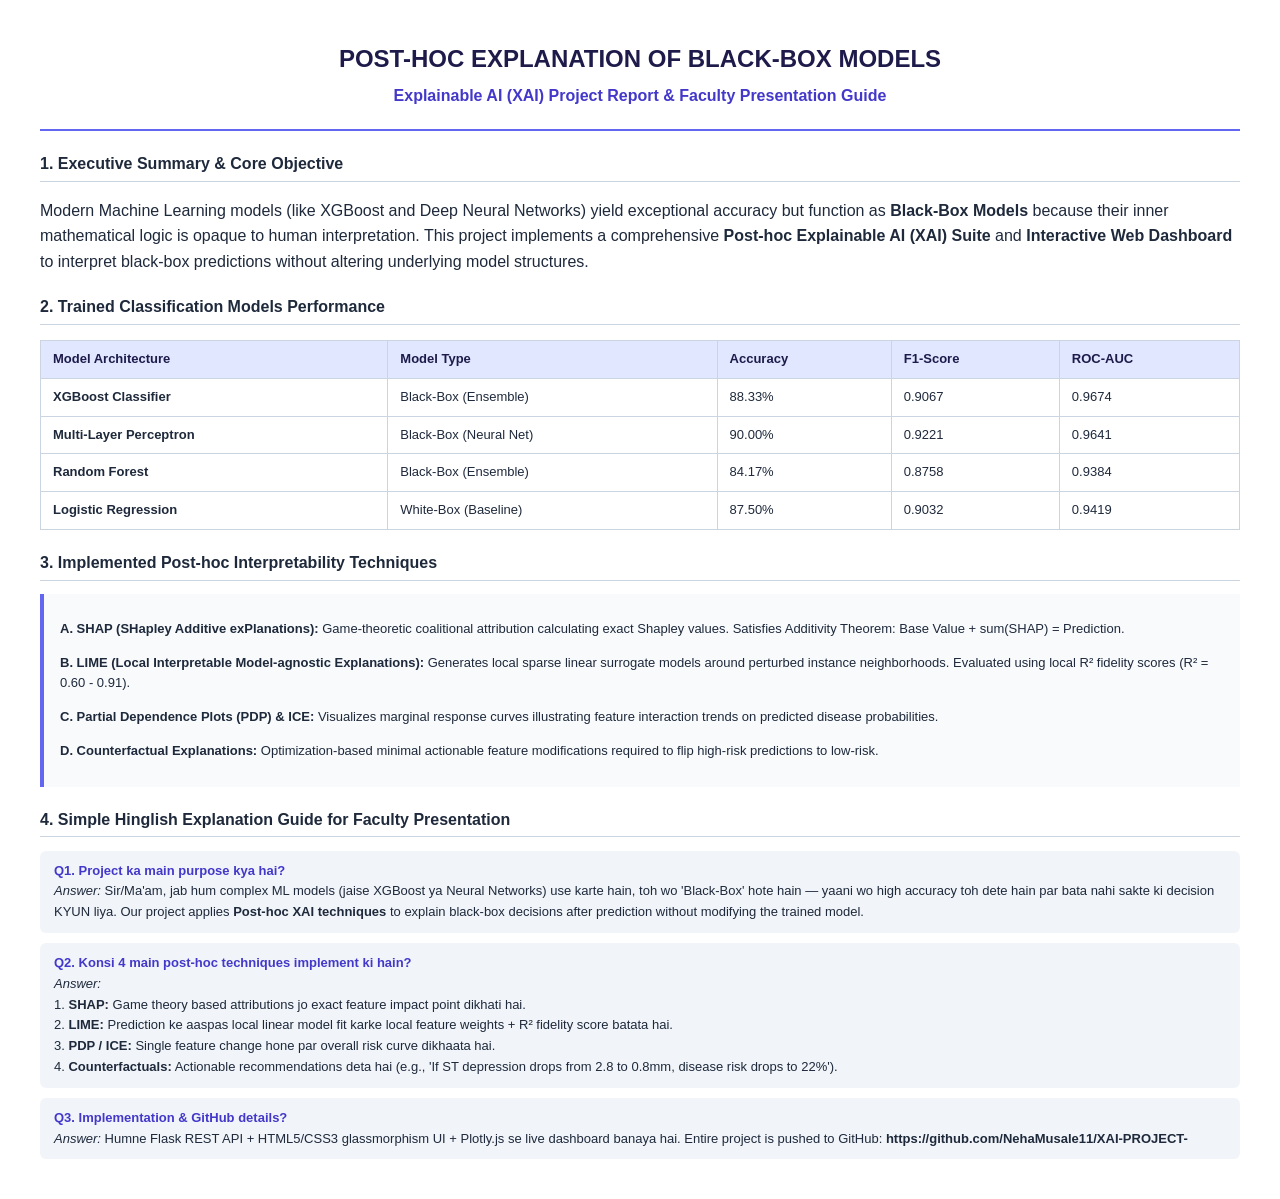
<file: XAI_Project_Report.html>
<!DOCTYPE html>
<html lang="en">
<head>
    <meta charset="UTF-8">
    <title>XAI Project - Faculty Explanation Report</title>
    <style>
        body {
            font-family: Arial, sans-serif;
            margin: 40px;
            color: #1e293b;
            line-height: 1.6;
        }
        h1 {
            color: #1e1b4b;
            text-align: center;
            font-size: 24px;
            margin-bottom: 5px;
        }
        .subtitle {
            text-align: center;
            color: #4338ca;
            font-weight: bold;
            margin-bottom: 20px;
        }
        hr {
            border: 0;
            border-top: 2px solid #6366f1;
            margin-bottom: 20px;
        }
        h2 {
            color: #1e293b;
            font-size: 16px;
            border-bottom: 1px solid #cbd5e1;
            padding-bottom: 4px;
            margin-top: 20px;
        }
        table {
            width: 100%;
            border-collapse: collapse;
            margin: 15px 0;
        }
        th, td {
            border: 1px solid #cbd5e1;
            padding: 8px 12px;
            text-align: left;
            font-size: 13px;
        }
        th {
            background-color: #e0e7ff;
            color: #1e1b4b;
        }
        .box {
            background-color: #f8fafc;
            border-left: 4px solid #6366f1;
            padding: 12px 16px;
            margin: 10px 0;
            font-size: 13px;
        }
        .q-box {
            background-color: #f1f5f9;
            padding: 10px 14px;
            border-radius: 6px;
            margin-bottom: 10px;
            font-size: 13px;
        }
        .q-title {
            font-weight: bold;
            color: #4338ca;
        }
    </style>
</head>
<body>

    <h1>POST-HOC EXPLANATION OF BLACK-BOX MODELS</h1>
    <div class="subtitle">Explainable AI (XAI) Project Report & Faculty Presentation Guide</div>
    <hr>

    <h2>1. Executive Summary & Core Objective</h2>
    <p>Modern Machine Learning models (like XGBoost and Deep Neural Networks) yield exceptional accuracy but function as <strong>Black-Box Models</strong> because their inner mathematical logic is opaque to human interpretation. This project implements a comprehensive <strong>Post-hoc Explainable AI (XAI) Suite</strong> and <strong>Interactive Web Dashboard</strong> to interpret black-box predictions without altering underlying model structures.</p>

    <h2>2. Trained Classification Models Performance</h2>
    <table>
        <thead>
            <tr>
                <th>Model Architecture</th>
                <th>Model Type</th>
                <th>Accuracy</th>
                <th>F1-Score</th>
                <th>ROC-AUC</th>
            </tr>
        </thead>
        <tbody>
            <tr>
                <td><strong>XGBoost Classifier</strong></td>
                <td>Black-Box (Ensemble)</td>
                <td>88.33%</td>
                <td>0.9067</td>
                <td>0.9674</td>
            </tr>
            <tr>
                <td><strong>Multi-Layer Perceptron</strong></td>
                <td>Black-Box (Neural Net)</td>
                <td>90.00%</td>
                <td>0.9221</td>
                <td>0.9641</td>
            </tr>
            <tr>
                <td><strong>Random Forest</strong></td>
                <td>Black-Box (Ensemble)</td>
                <td>84.17%</td>
                <td>0.8758</td>
                <td>0.9384</td>
            </tr>
            <tr>
                <td><strong>Logistic Regression</strong></td>
                <td>White-Box (Baseline)</td>
                <td>87.50%</td>
                <td>0.9032</td>
                <td>0.9419</td>
            </tr>
        </tbody>
    </table>

    <h2>3. Implemented Post-hoc Interpretability Techniques</h2>
    <div class="box">
        <p><strong>A. SHAP (SHapley Additive exPlanations):</strong> Game-theoretic coalitional attribution calculating exact Shapley values. Satisfies Additivity Theorem: Base Value + sum(SHAP) = Prediction.</p>
        <p><strong>B. LIME (Local Interpretable Model-agnostic Explanations):</strong> Generates local sparse linear surrogate models around perturbed instance neighborhoods. Evaluated using local R² fidelity scores (R² = 0.60 - 0.91).</p>
        <p><strong>C. Partial Dependence Plots (PDP) & ICE:</strong> Visualizes marginal response curves illustrating feature interaction trends on predicted disease probabilities.</p>
        <p><strong>D. Counterfactual Explanations:</strong> Optimization-based minimal actionable feature modifications required to flip high-risk predictions to low-risk.</p>
    </div>

    <h2>4. Simple Hinglish Explanation Guide for Faculty Presentation</h2>

    <div class="q-box">
        <div class="q-title">Q1. Project ka main purpose kya hai?</div>
        <div><em>Answer:</em> Sir/Ma'am, jab hum complex ML models (jaise XGBoost ya Neural Networks) use karte hain, toh wo 'Black-Box' hote hain — yaani wo high accuracy toh dete hain par bata nahi sakte ki decision KYUN liya. Our project applies <strong>Post-hoc XAI techniques</strong> to explain black-box decisions after prediction without modifying the trained model.</div>
    </div>

    <div class="q-box">
        <div class="q-title">Q2. Konsi 4 main post-hoc techniques implement ki hain?</div>
        <div><em>Answer:</em><br>
        1. <strong>SHAP:</strong> Game theory based attributions jo exact feature impact point dikhati hai.<br>
        2. <strong>LIME:</strong> Prediction ke aaspas local linear model fit karke local feature weights + R² fidelity score batata hai.<br>
        3. <strong>PDP / ICE:</strong> Single feature change hone par overall risk curve dikhaata hai.<br>
        4. <strong>Counterfactuals:</strong> Actionable recommendations deta hai (e.g., 'If ST depression drops from 2.8 to 0.8mm, disease risk drops to 22%').</div>
    </div>

    <div class="q-box">
        <div class="q-title">Q3. Implementation & GitHub details?</div>
        <div><em>Answer:</em> Humne Flask REST API + HTML5/CSS3 glassmorphism UI + Plotly.js se live dashboard banaya hai. Entire project is pushed to GitHub: <strong>https://github.com/NehaMusale11/XAI-PROJECT-</strong></div>
    </div>

</body>
</html>
</file>
